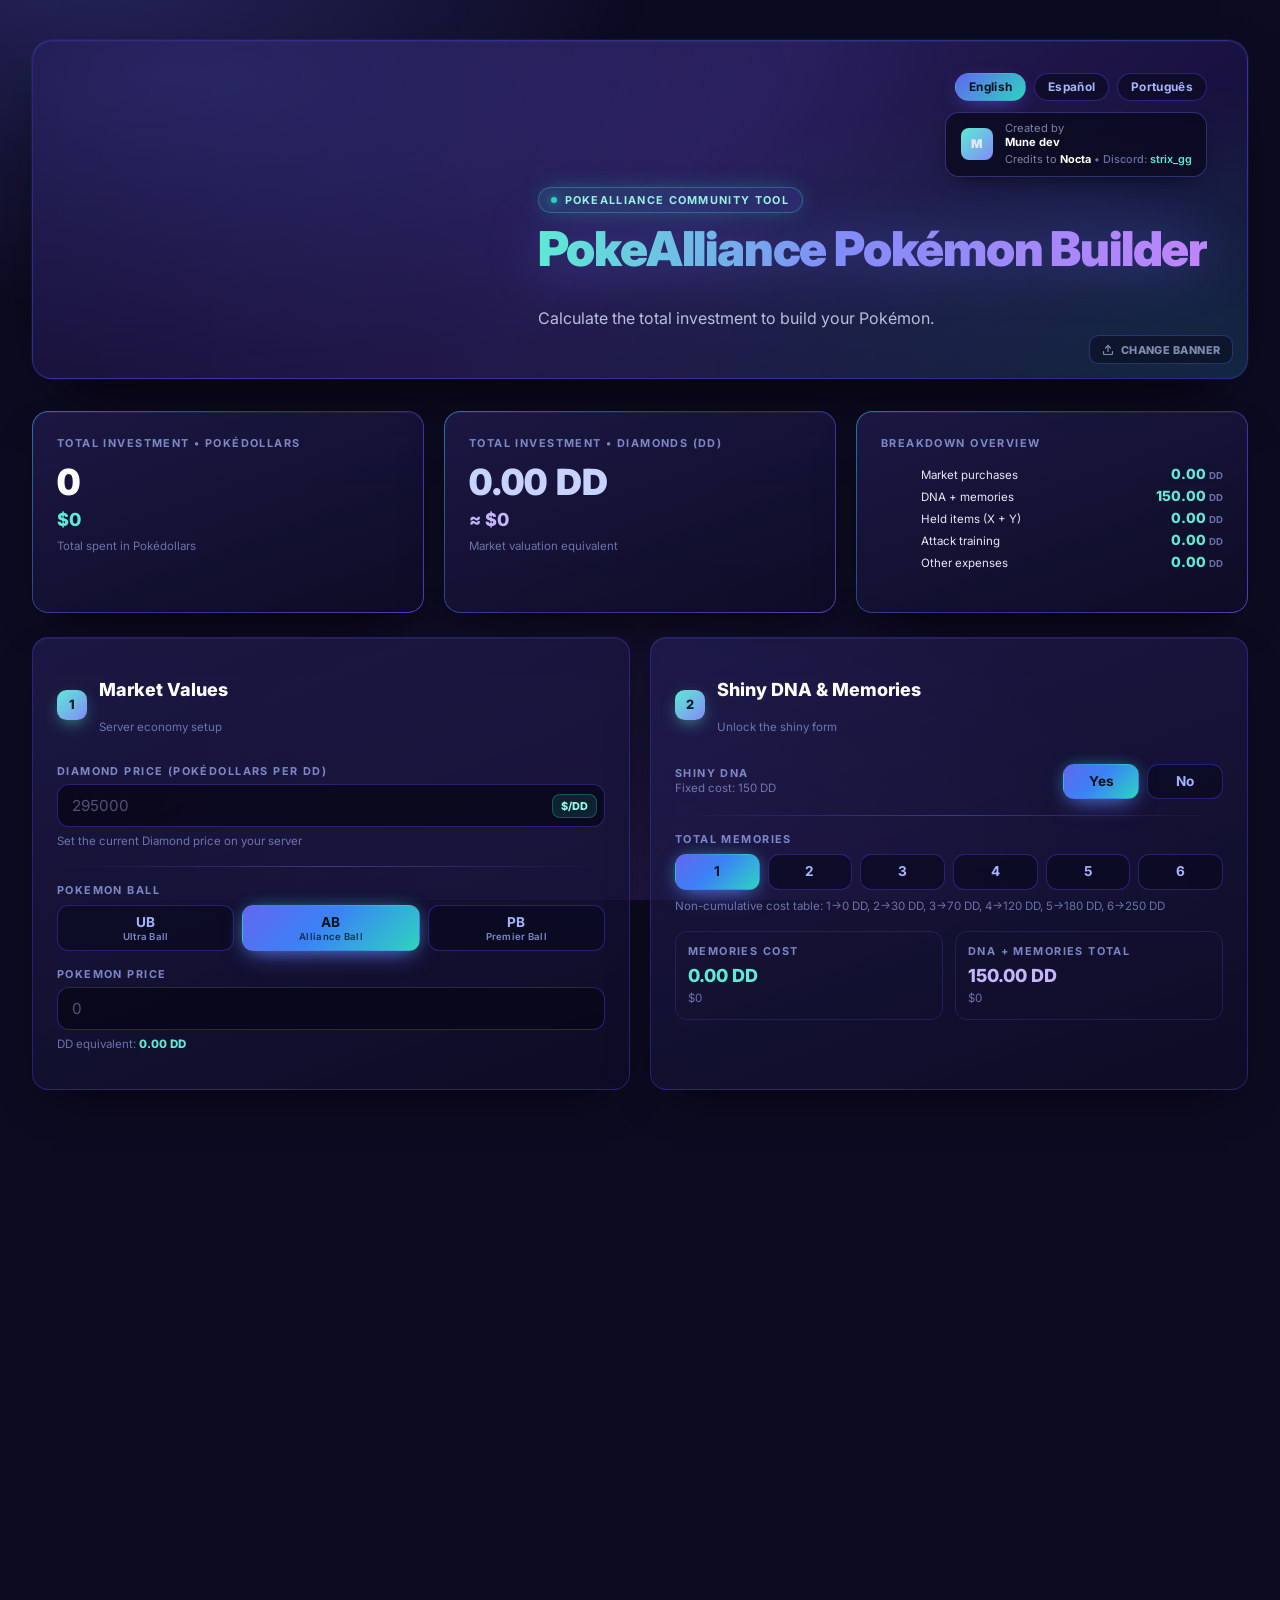
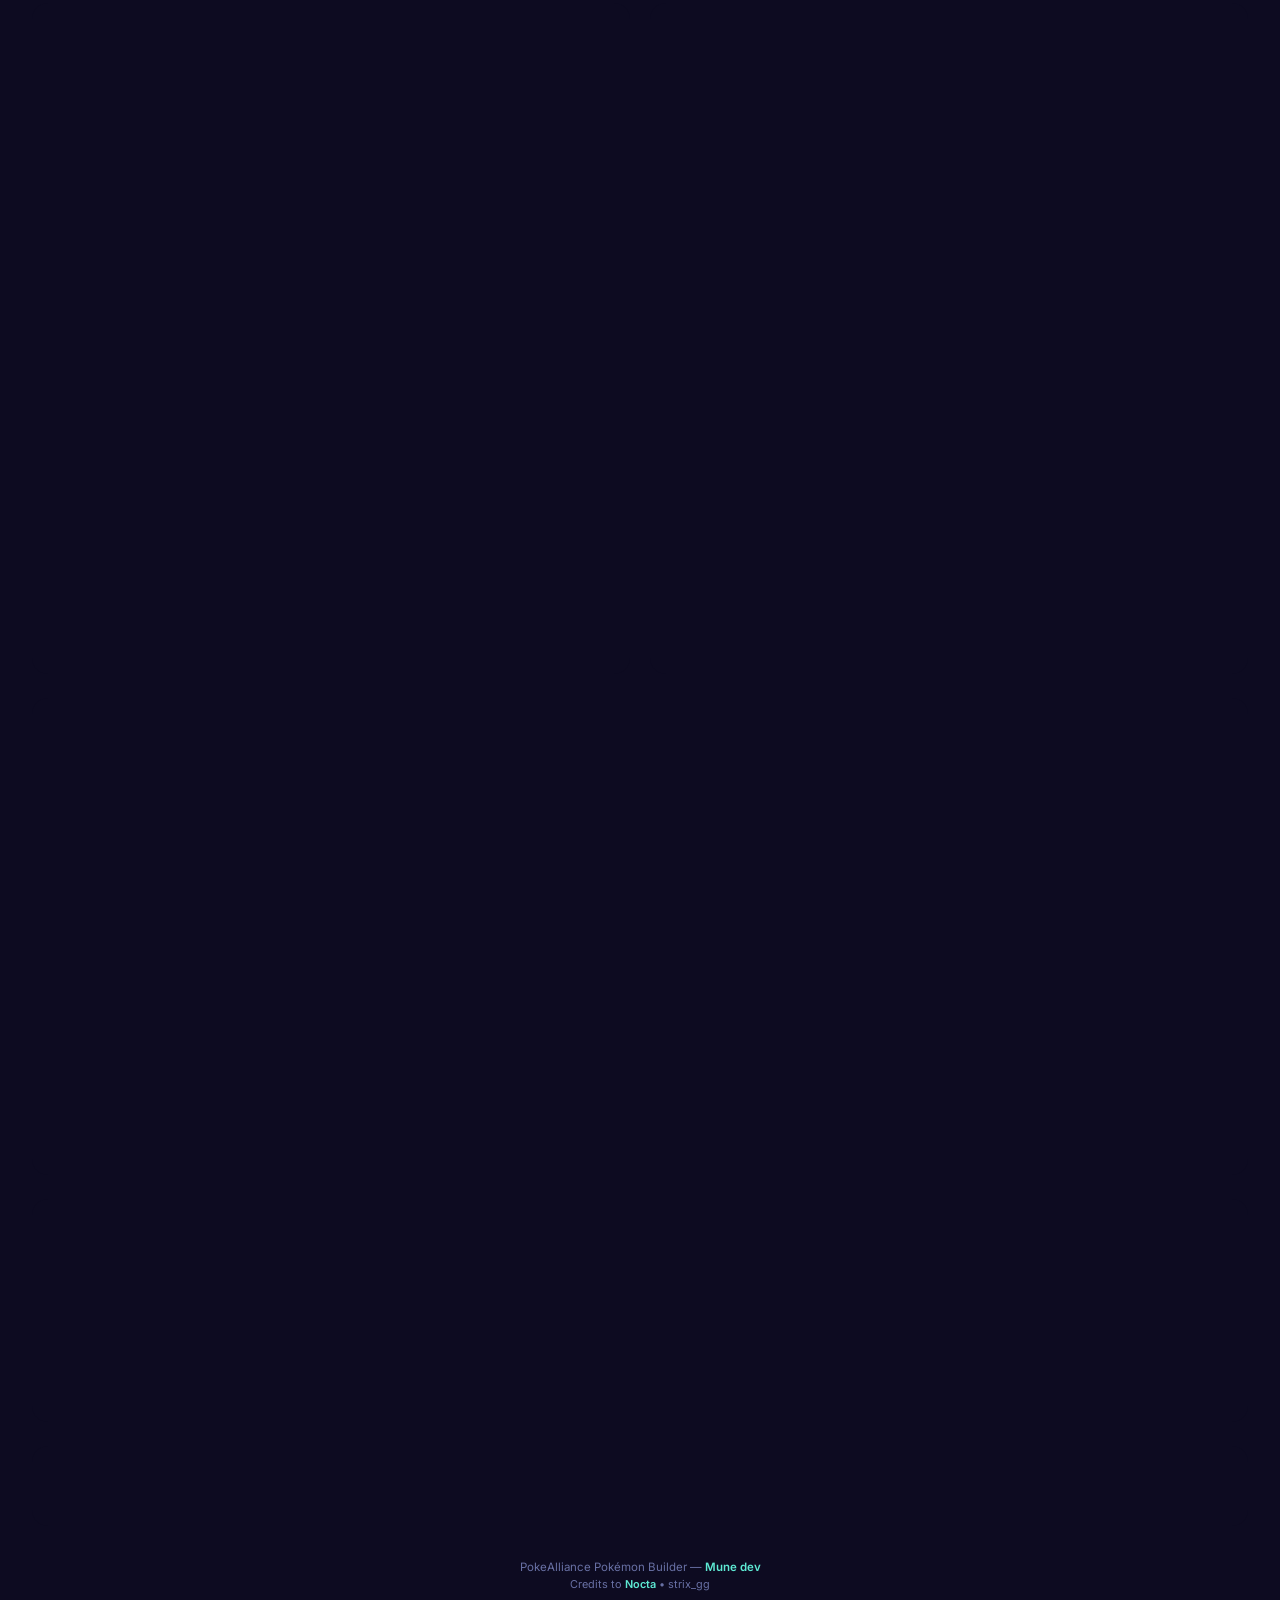
<file: index.html>
<!DOCTYPE html>
<html lang="en">
<head>
<meta charset="UTF-8" />
<meta name="viewport" content="width=device-width, initial-scale=1.0" />
<title>PokeAlliance Pokémon Builder</title>

<!-- Favicon -->
<link rel="icon" href="assets/images/favicon.ico" type="image/x-icon">

<!-- Tipografía -->
<link rel="preconnect" href="https://fonts.googleapis.com">
<link rel="preconnect" href="https://fonts.gstatic.com" crossorigin>
<link href="https://fonts.googleapis.com/css2?family=Inter:wght@700;800;900&display=swap" rel="stylesheet">

<!-- ============================================================
     ESTILOS  (orden importa: base → componentes → layout → animaciones → utilidades)
     ============================================================ -->
<link rel="stylesheet" href="css/main.css">
<link rel="stylesheet" href="css/components.css">
<link rel="stylesheet" href="css/layout.css">
<link rel="stylesheet" href="css/animations.css">
<link rel="stylesheet" href="css/utilities.css">
</head>

<body>

<div class="mx-auto w-full max-w-7xl px-4 sm:px-6 lg:px-8 py-6 sm:py-10">

  <!-- ============================================================
       HERO BANNER
       ============================================================ -->
  <header class="hero-banner rise mb-8" id="heroBanner">
    <img class="hero-banner__img" id="heroBannerImg" alt="">
    <div class="hero-banner__overlay"></div>

    <div class="hero-banner__content">
      <div class="hero-banner__corner">
        <div class="flex items-center gap-2" role="group" aria-label="Language">
          <button class="lang-btn active" data-lang="en">English</button>
          <button class="lang-btn" data-lang="es">Español</button>
          <button class="lang-btn" data-lang="pt">Português</button>
        </div>

        <div class="credit-chip">

         <div class="w-8 h-8 rounded-lg grid place-items-center font-black text-[#04121c] text-xs"
            style="background:linear-gradient(135deg,#5eead4,#818cf8);">M</div>
         <div class="leading-tight">
         <div class="text-indigo-200/60" data-i18n="credit">Created by</div>
         <div class="font-bold text-white">Mune dev</div>

         <div class="mt-1 text-[.68rem] leading-snug">
           <span class="text-indigo-200/60" data-i18n="creditsTo">Credits to</span>
           <span class="font-bold text-white">Nocta</span>
            <span class="text-indigo-300/60 font-medium">• Discord:</span>
            <span class="text-teal-300 font-semibold">strix_gg</span>
          </div>
        </div>
      </div>

      <div class="hero-banner__main">
        <span class="badge">
          <span class="dot"></span>
          <span data-i18n="badge">PokeAlliance Community Tool</span>
        </span>

        <h1 class="grad-text mt-3 text-3xl sm:text-4xl lg:text-5xl font-black leading-tight tracking-tight"
            data-i18n="title">PokeAlliance Pokémon Builder</h1>

        <p class="mt-2 text-sm sm:text-base text-indigo-100/80" data-i18n="subtitle">
          Calculate the total investment to build your Pokémon.
        </p>
      </div>
    </div>

    <button class="hero-banner__edit" id="heroBannerEdit" type="button">
      <svg width="12" height="12" viewBox="0 0 24 24" fill="none" stroke="currentColor"
           stroke-width="2.4" stroke-linecap="round" stroke-linejoin="round">
        <path d="M21 15v4a2 2 0 0 1-2 2H5a2 2 0 0 1-2-2v-4"></path>
        <polyline points="17 8 12 3 7 8"></polyline>
        <line x1="12" y1="3" x2="12" y2="15"></line>
      </svg>
      <span data-i18n="heroChange">Change banner</span>
    </button>
  </header>

  <input type="file" id="heroBannerInput" accept="image/*" class="sr-only-input">


  <!-- ============================================================
       SUMMARY CARDS
       ============================================================ -->
  <section class="grid gap-4 sm:gap-5 md:grid-cols-3 mb-6 rise">
    <div class="card card-glow">
      <div class="lbl" data-i18n="sumPd">Total Investment • Pokédollars</div>
      <div class="mt-3 text-3xl sm:text-4xl font-black metric-value break-all" id="sumPdFull">0</div>
      <div class="mt-1 text-lg font-extrabold text-teal-300" id="sumPdAbbr">$0</div>
      <div class="muted mt-1" data-i18n="sumPdSub">Total spent in Pokédollars</div>
    </div>

    <div class="card card-glow">
      <div class="lbl" data-i18n="sumDd">Total Investment • Diamonds (DD)</div>
      <div class="mt-3 text-3xl sm:text-4xl font-black metric-value text-indigo-200" id="sumDdFull">0.00 DD</div>
      <div class="mt-1 text-lg font-extrabold text-violet-300" id="sumDdEq">≈ $0</div>
      <div class="muted mt-1" data-i18n="sumDdSub">Market valuation equivalent</div>
    </div>

    <div class="card card-glow">
      <div class="lbl mb-2" data-i18n="sumBreak">Breakdown Overview</div>
      <ul id="sumBreakdown" class="text-sm"></ul>
    </div>
  </section>


  <!-- ============================================================
       FILA 1 — 3 COLUMNAS: Market | DNA | Held
       ============================================================ -->
  <div class="grid gap-4 sm:gap-5 lg:grid-cols-2 mb-6">

    <!-- ========== 1. MARKET VALUES ========== -->
    <section class="card rise" style="animation-delay:.10s">
      <div class="sec-head">
        <div class="sec-num">1</div>
        <div>
          <h2 class="text-base sm:text-lg font-extrabold text-white" data-i18n="s1">Market Values</h2>
          <p class="muted" data-i18n="s1sub">Server economy setup</p>
        </div>
      </div>

      <label class="lbl block mb-1.5" for="diamondPrice" data-i18n="diamondPrice">Diamond price (Pokédollars per DD)</label>
      <div class="relative">
        <input id="diamondPrice" class="inp pr-20" type="number" min="0" step="any" placeholder="295000">
        <span class="absolute right-2 top-1/2 -translate-y-1/2 px-2 py-1 rounded-lg text-[.68rem] font-extrabold
                     text-teal-200 bg-teal-500/15 border border-teal-400/30 pointer-events-none">$/DD</span>
      </div>
      <p class="muted mt-1.5" data-i18n="diamondPriceHelp">Set the current Diamond price on your server</p>

      <div class="divider my-4"></div>

      <div class="lbl mb-2" data-i18n="dittoBall">Normal ball</div>
      <div class="grid grid-cols-3 gap-2">
        <button class="pill" data-ball="UB">UB<small>Ultra Ball</small></button>
        <button class="pill active" data-ball="AB">AB<small>Alliance Ball</small></button>
        <button class="pill" data-ball="PB">PB<small>Premier Ball</small></button>
      </div>

      <div class="mt-4">
        <label class="lbl block mb-1.5" for="dittoPrice" data-i18n="dittoPrice">Normal price</label>
        <input id="dittoPrice" class="inp" type="number" min="0" step="any" placeholder="0">
        <p class="muted mt-1.5">
          <span data-i18n="ddEquiv">DD equivalent</span>:
          <span class="font-extrabold text-teal-300" id="dittoDd">0.00 DD</span>
        </p>
      </div>
    </section>


    <!-- ========== 2. SHINY DNA & MEMORIES ========== -->
    <section class="card rise" style="animation-delay:.14s">
      <div class="sec-head">
        <div class="sec-num">2</div>
        <div>
          <h2 class="text-base sm:text-lg font-extrabold text-white" data-i18n="s2">Shiny DNA &amp; Memories</h2>
          <p class="muted" data-i18n="s2sub">Unlock the shiny form</p>
        </div>
      </div>

      <div class="flex items-center justify-between gap-3 mb-3">
        <div>
          <div class="lbl" data-i18n="shinyDna">Shiny DNA</div>
          <div class="muted"><span data-i18n="dnaFixed">Fixed cost</span>: 150 DD</div>
        </div>
        <div class="grid grid-cols-2 gap-2 w-40">
          <button class="pill active" data-dna="1" data-i18n="yes">Yes</button>
          <button class="pill" data-dna="0" data-i18n="no">No</button>
        </div>
      </div>

      <div class="divider my-4"></div>

      <div class="lbl mb-2" data-i18n="totalMemories">Total memories</div>
      <div class="grid grid-cols-6 gap-1.5 sm:gap-2" id="memoryButtons">
        <button class="pill active" data-mem="1">1</button>
        <button class="pill" data-mem="2">2</button>
        <button class="pill" data-mem="3">3</button>
        <button class="pill" data-mem="4">4</button>
        <button class="pill" data-mem="5">5</button>
        <button class="pill" data-mem="6">6</button>
      </div>
      <p class="muted mt-2" data-i18n="memoryHelp">
        Non-cumulative cost table: 1→0 DD, 2→40 DD, 3→50 DD, 4→60 DD, 5→70 DD, 6→80 DD
      </p>

      <div class="mt-4 grid grid-cols-2 gap-3">
        <div class="rounded-xl border border-indigo-900/50 bg-[#08071a]/60 p-3">
          <div class="lbl" data-i18n="memoryCost">Memories cost</div>
          <div class="mt-1 text-lg font-extrabold text-teal-300" id="memCostDd">0.00 DD</div>
          <div class="muted" id="memCostPd">$0</div>
        </div>
        <div class="rounded-xl border border-indigo-900/50 bg-[#08071a]/60 p-3">
          <div class="lbl" data-i18n="dnaTotal">DNA + memories total</div>
          <div class="mt-1 text-lg font-extrabold text-violet-300" id="dnaMemTotal">150.00 DD</div>
          <div class="muted" id="dnaMemTotalPd">$0</div>
        </div>
      </div>
    </section>


    <!-- ========== 3. HELD INVESTMENTS ========== -->
    <section class="card rise" style="animation-delay:.18s">
      <div class="sec-head">
        <div class="sec-num">3</div>
        <div>
          <h2 class="text-base sm:text-lg font-extrabold text-white" data-i18n="s3">Held Investments (X-Held &amp; Y-Held)</h2>
          <p class="muted" data-i18n="s3sub">Optional held item upgrades</p>
        </div>
      </div>

      <div class="grid gap-4">
        <div class="grid gap-4 md:grid-cols-2">
          
        </div>
        <!-- X-Held -->
        <div class="rounded-xl border border-indigo-900/50 bg-[#08071a]/45 p-4">
          <div class="flex items-center justify-between gap-3 mb-3">
            <div class="flex items-center gap-2">
              <span class="w-6 h-6 rounded-lg grid place-items-center text-[.7rem] font-black text-[#04121c]"
                    style="background:linear-gradient(135deg,#5eead4,#6366f1)">X</span>
              <span class="font-extrabold text-white text-sm" data-i18n="xHeld">X-Held</span>
            </div>
            <select id="xHeldTier" class="inp !w-auto !py-2 !px-3 !text-xs"></select>
          </div>
          <div id="xHeldInputs"></div>
          <div class="divider my-3"></div>
          <div class="flex items-center justify-between">
            <span class="lbl" data-i18n="heldTotal">Total</span>
            <span class="font-extrabold text-teal-300" id="xHeldTotalDd">0.00 DD</span>
          </div>
        </div>

        <!-- Y-Held -->
        <div class="rounded-xl border border-indigo-900/50 bg-[#08071a]/45 p-4">
          <div class="flex items-center justify-between gap-3 mb-3">
            <div class="flex items-center gap-2">
              <span class="w-6 h-6 rounded-lg grid place-items-center text-[.7rem] font-black text-[#04121c]"
                    style="background:linear-gradient(135deg,#a855f7,#6366f1)">Y</span>
              <span class="font-extrabold text-white text-sm" data-i18n="yHeld">Y-Held</span>
            </div>
            <select id="yHeldTier" class="inp !w-auto !py-2 !px-3 !text-xs"></select>
          </div>
          <div id="yHeldInputs"></div>
          <div class="divider my-3"></div>
          <div class="flex items-center justify-between">
            <span class="lbl" data-i18n="heldTotal">Total</span>
            <span class="font-extrabold text-teal-300" id="yHeldTotalDd">0.00 DD</span>
          </div>
        </div>
      </div>
    </section>
  </div>


  <!-- ============================================================
       FILA 2 — 2 COLUMNAS: Attack Training | Other Expenses
       ============================================================ -->
  <div class="grid gap-4 sm:gap-5 lg:grid-cols-2 mb-6">

    <!-- ========== 4. ATTACK TRAINING ========== -->
    <section class="card rise" style="animation-delay:.22s">
      <div class="sec-head">
        <div class="sec-num">4</div>
        <div>
          <h2 class="text-base sm:text-lg font-extrabold text-white" data-i18n="s4">Attack Training (Optional / Advanced)</h2>
          <p class="muted" data-i18n="s4sub">Charge-based attack levelling</p>
        </div>
      </div>

      <div class="grid grid-cols-2 gap-3">
        <div>
          <label class="lbl block mb-1.5" for="trainCurrent" data-i18n="currentLvl">Current attack level</label>
          <input id="trainCurrent" class="inp" type="number" min="0" step="1" placeholder="0">
        </div>
        <div>
          <label class="lbl block mb-1.5" for="trainTarget" data-i18n="targetLvl">Target attack level</label>
          <input id="trainTarget" class="inp" type="number" min="0" step="1" placeholder="0">
        </div>
      </div>

      <div class="mt-3">
        <label class="lbl block mb-1.5" for="trainProgress" data-i18n="progressPct">% progress to next level</label>
        <input id="trainProgress" class="inp" type="number" min="0" max="99.99" step="0.01" placeholder="0">
      </div>

      <div class="mt-3">
        <div class="flex items-center justify-between mb-1.5">
          <span class="lbl" data-i18n="progress">Progress</span>
          <span class="text-xs font-extrabold text-teal-300" id="trProgressLabel">0%</span>
        </div>
        <div class="bar-track"><div class="bar-fill" id="trBar"></div></div>
      </div>

      <div class="mt-3">
        <label class="lbl block mb-1.5" for="trainDdRate" data-i18n="ddPerCharger">DD per 20K charger</label>
        <input id="trainDdRate" class="inp" type="number" min="0" step="any" placeholder="0">
      </div>

      <div class="mt-4 grid grid-cols-2 gap-2.5">
        <div class="rounded-xl border border-indigo-900/50 bg-[#08071a]/60 p-3">
          <div class="lbl" data-i18n="chargesTotal">Total charges from 0 to current</div>
          <div class="mt-1 text-base font-extrabold text-white" id="trCharges">0</div>
        </div>
        <div class="rounded-xl border border-indigo-900/50 bg-[#08071a]/60 p-3">
          <div class="lbl" data-i18n="chargers20k">20K charger equivalents</div>
          <div class="mt-1 text-base font-extrabold text-white" id="trChargers">0.00</div>
        </div>
        <div class="rounded-xl border border-indigo-900/50 bg-[#08071a]/60 p-3">
          <div class="lbl" data-i18n="trainTime">Training time (hours)</div>
          <div class="mt-1 text-base font-extrabold text-white" id="trHours">0.00</div>
        </div>
        <div class="rounded-xl border border-indigo-900/50 bg-[#08071a]/60 p-3">
          <div class="lbl" data-i18n="trainCostDd">Training cost (DD)</div>
          <div class="mt-1 text-base font-extrabold text-teal-300" id="trDd">0.00 DD</div>
          <div class="muted" id="trPd">$0</div>
        </div>
      </div>

      <div class="help-box mt-3">
        <span class="font-extrabold text-teal-300" data-i18n="formulaTitle">Formula</span><br>
        <span id="formulaText"></span>
      </div>
    </section>


    <!-- ========== 5. OTHER EXPENSES ========== -->
    <section class="card rise" style="animation-delay:.26s">
      <div class="sec-head">
        <div class="sec-num">5</div>
        <div>
          <h2 class="text-base sm:text-lg font-extrabold text-white" data-i18n="s5">Other Expenses</h2>
          <p class="muted" data-i18n="s5sub">Anything else you spend</p>
        </div>
      </div>

      <label class="lbl block mb-1.5" for="otherExpenses" data-i18n="otherExpenses">Additional expenses (Pokédollars)</label>
      <input id="otherExpenses" class="inp" type="number" min="0" step="any" placeholder="0">
      <p class="muted mt-1.5">
        <span data-i18n="ddEquiv">DD equivalent</span>:
        <span class="font-extrabold text-teal-300" id="otherDd">0.00 DD</span>
      </p>

      <div class="divider my-4"></div>

      <div class="rounded-xl border border-indigo-900/50 bg-[#08071a]/60 p-4">
        <div class="lbl" data-i18n="sumPd">Total Investment • Pokédollars</div>
        <div class="mt-1 text-2xl font-black metric-value" id="miniPd">0</div>
        <div class="text-sm font-extrabold text-teal-300" id="miniPdAbbr">$0</div>
      </div>
    </section>
  </div>


  <!-- ============================================================
       DETAILED BREAKDOWN TABLE
       ============================================================ -->
  <section class="card mb-6 rise" style="animation-delay:.30s">
    <div class="sec-head">
      <div class="sec-num">Σ</div>
      <h2 class="text-base sm:text-lg font-extrabold text-white" data-i18n="tblTitle">Detailed Breakdown</h2>
    </div>

    <div class="overflow-x-auto -mx-1 px-1">
      <table class="tbl min-w-[520px]">
        <thead>
          <tr>
            <th data-i18n="tblComponent">Component</th>
            <th class="text-right" data-i18n="tblPd">Pokédollars ($)</th>
            <th class="text-right" data-i18n="tblDd">Diamonds (DD)</th>
          </tr>
        </thead>
        <tbody id="tblBody"></tbody>
        <tfoot>
          <tr>
            <td class="text-teal-200" data-i18n="rowTotal">TOTAL INVESTMENT</td>
            <td class="num text-teal-200" id="tblTotalPd">$0</td>
            <td class="num text-teal-200" id="tblTotalDd">0.00 DD</td>
          </tr>
        </tfoot>
      </table>
    </div>
  </section>


  <!-- ============================================================
       IN-GAME EXPORT
       ============================================================ -->
  <section class="card mb-6 rise" style="animation-delay:.34s">
    <div class="sec-head">
      <div class="sec-num">↗</div>
      <div>
        <h2 class="text-base sm:text-lg font-extrabold text-white" data-i18n="expTitle">In-Game Breakdown</h2>
        <p class="muted" data-i18n="expSub">Paste this directly into the game chat</p>
      </div>
    </div>

    <div class="flex flex-col lg:flex-row lg:items-center gap-3">
      <div class="export-box flex-1" id="exportString">—</div>
      <button class="btn-copy" id="copyBtn">
        <svg width="15" height="15" viewBox="0 0 24 24" fill="none" stroke="currentColor"
             stroke-width="2.4" stroke-linecap="round" stroke-linejoin="round">
          <rect x="9" y="9" width="13" height="13" rx="2"></rect>
          <path d="M5 15H4a2 2 0 0 1-2-2V4a2 2 0 0 1 2-2h9a2 2 0 0 1 2 2v1"></path>
        </svg>
        <span id="copyLabel" data-i18n="copy">Copy to clipboard</span>
      </button>
    </div>
  </section>


  <!-- ============================================================
       CREATOR TOOLS
       ============================================================ -->
  <details class="card mb-8 rise" id="creatorPanel" style="animation-delay:.38s">
    <summary>
      <span class="sec-num">⚙</span>
      <span data-i18n="brandTools">Creator Tools</span>
    </summary>

    <div class="mt-4">
      <p class="muted mb-4" data-i18n="brandHelp">
        Upload an image for the header banner. It's saved locally in your browser. To make it
        permanent for everyone, click "Copy as code" and paste the result into
        BANNER_IMAGE_DEFAULT at the top of the script.
      </p>

      <div class="brand-row">
        <div class="brand-thumb" id="brandThumb">
          <div class="empty" data-i18n="brandEmpty">No image</div>
        </div>

        <div class="flex flex-wrap gap-2">
          <label class="btn-copy cursor-pointer" for="heroBannerInput2">
            <svg width="15" height="15" viewBox="0 0 24 24" fill="none" stroke="currentColor"
                 stroke-width="2.4" stroke-linecap="round" stroke-linejoin="round">
              <path d="M21 15v4a2 2 0 0 1-2 2H5a2 2 0 0 1-2-2v-4"></path>
              <polyline points="17 8 12 3 7 8"></polyline>
              <line x1="12" y1="3" x2="12" y2="15"></line>
            </svg>
            <span data-i18n="brandChoose">Choose image</span>
          </label>
          <input type="file" id="heroBannerInput2" accept="image/*" class="sr-only-input">

          <button class="btn-ghost" id="brandCopyCode" type="button">
            <svg width="14" height="14" viewBox="0 0 24 24" fill="none" stroke="currentColor"
                 stroke-width="2.4" stroke-linecap="round" stroke-linejoin="round">
              <polyline points="16 18 22 12 16 6"></polyline>
              <polyline points="8 6 2 12 8 18"></polyline>
            </svg>
            <span data-i18n="brandCopyCode">Copy as code</span>
          </button>

          <button class="btn-ghost danger" id="brandReset" type="button">
            <svg width="14" height="14" viewBox="0 0 24 24" fill="none" stroke="currentColor"
                 stroke-width="2.4" stroke-linecap="round" stroke-linejoin="round">
              <polyline points="3 6 5 6 21 6"></polyline>
              <path d="M19 6l-1 14a2 2 0 0 1-2 2H8a2 2 0 0 1-2-2L5 6"></path>
            </svg>
            <span data-i18n="brandReset">Reset</span>
          </button>
        </div>
      </div>
    </div>
  </details>

  <footer class="text-center muted pb-6">
  PokeAlliance Pokémon Builder — <span class="text-teal-300 font-semibold">Mune dev</span>
  <br>
  <span class="text-[.68rem]">
    <span data-i18n="creditsTo">Credits to</span>
    <span class="text-teal-300 font-semibold">Nocta</span>
    <span class="text-indigo-300/60">• strix_gg</span>
  </span>
  </footer>
</div>


<!-- ============================================================
     SCRIPTS
     ============================================================ -->
<script src="js/i18n.js"></script>
<script src="js/state.js"></script>
<script src="js/format.js"></script>
<script src="js/formulas.js"></script>
<script src="js/ui.js"></script>
<script src="js/banner.js"></script>
<script src="js/main.js"></script>
</body>
</html>
</file>
<file: css/main.css>
/* ============================================================
   css/main.css
   Reset, base, fondo, tipografía y utilidades globales.
   ------------------------------------------------------------
   Se carga PRIMERO. Define las variables de diseño.
   ============================================================ */

/* ---------- 1. Reset básico ---------- */
*{
  box-sizing:border-box;
}

html{
  scroll-behavior:smooth;
  -webkit-text-size-adjust:100%;
}

body{
  margin:0;
  min-height:100vh;
  font-family:'Inter', system-ui, -apple-system, 'Segoe UI', sans-serif;
  color:#e6e8f5;
  background-color:#0d0b21;
  -webkit-font-smoothing:antialiased;
  -moz-osx-font-smoothing:grayscale;
  text-rendering:optimizeLegibility;
}

body::before{
  content:"";
  position:fixed; inset:0;
  z-index:-1; pointer-events:none;
  background-image:
    radial-gradient(900px 620px at 8% -8%, rgba(99,102,241,.30), transparent 62%),
    radial-gradient(1000px 820px at 50% 118%, rgba(139,92,246,.24), transparent 62%);
}

button,
input,
select,
textarea{
  font-family:inherit;
  color:inherit;
}


/* ---------- 2. Scrollbar personalizada ---------- */
::-webkit-scrollbar{ width:10px; height:10px; }
::-webkit-scrollbar-track{ background:rgba(8,7,24,.5); }
::-webkit-scrollbar-thumb{
  background:linear-gradient(180deg,#4f46e5,#2dd4bf);
  border-radius:999px;
  border:2px solid rgba(8,7,24,.9);
}
::-webkit-scrollbar-thumb:hover{
  background:linear-gradient(180deg,#6366f1,#5eead4);
}


/* ---------- 3. Utilidades tipográficas ---------- */

/* Título con degradado + glow */
.grad-text{
  background:linear-gradient(92deg,#5eead4 0%,#818cf8 45%,#c084fc 100%);
  -webkit-background-clip:text;
  background-clip:text;
  color:transparent;
  filter:drop-shadow(0 0 26px rgba(99,102,241,.45));
}

/* Etiqueta pequeña en mayúsculas */
.lbl{
  font-size:.68rem;
  letter-spacing:.13em;
  text-transform:uppercase;
  font-weight:700;
  color:rgba(165,180,252,.72);
}

/* Texto secundario / muted */
.muted{
  font-size:.72rem;
  color:rgba(165,180,252,.6);
  line-height:1.5;
}

/* Números grandes con tabular-nums */
.metric-value{
  font-variant-numeric:tabular-nums;
  font-weight:800;
  color:#fff;
  letter-spacing:-.01em;
}


/* ---------- 4. Divisor con degradado ---------- */
.divider{
  height:1px;
  background:linear-gradient(90deg, transparent, rgba(99,102,241,.45), transparent);
}


/* ---------- 5. Input oculto accesible ---------- */
.sr-only-input{
  position:absolute;
  width:1px;
  height:1px;
  padding:0;
  margin:-1px;
  overflow:hidden;
  clip:rect(0,0,0,0);
  border:0;
}
</file>
<file: css/components.css>
/* ============================================================
   css/components.css
   Componentes reutilizables: cards, badges, inputs, botones,
   tablas, barras, chips, etc.
   ============================================================ */


/* ============================================================
   1. CARD (contenedor glass)
   ============================================================ */
.card{
  position:relative;
  border-radius:1rem;
  border:1px solid rgba(67,56,202,.45);
  background:linear-gradient(160deg, rgba(38,33,92,.60) 0%, rgba(14,12,38,.76) 100%);
  backdrop-filter:blur(0px);
  -webkit-backdrop-filter:blur(0px);
  box-shadow:
    0 18px 45px -22px rgba(0,0,0,.9),
    inset 0 1px 0 rgba(255,255,255,.05);
  padding:1.15rem;
  transition:border-color .2s ease, transform .2s ease;
}
@media (min-width:640px){
  .card{ padding:1.5rem; }
}
.card:hover{
  border-color:rgba(99,102,241,.65);
  box-shadow:
    0 24px 55px -22px rgba(0,0,0,.95),
    0 0 0 1px rgba(99,102,241,.12),
    inset 0 1px 0 rgba(255,255,255,.07);
}

/* Card con borde degradado brillante */
.card-glow::after{
  content:"";
  position:absolute;
  inset:-1px;
  border-radius:1rem;
  padding:1px;
  background:linear-gradient(135deg, rgba(45,212,191,.55), rgba(99,102,241,.15), rgba(139,92,246,.55));
  -webkit-mask:linear-gradient(#000 0 0) content-box, linear-gradient(#000 0 0);
  -webkit-mask-composite:xor;
          mask-composite:exclude;
  pointer-events:none;
  opacity:.85;
  .card-glow::after{ will-change: auto; }
  .card:hover .card-glow::after{ opacity: 1; }
}


/* ============================================================
   2. BADGE (pastilla superior)
   ============================================================ */
.badge{
  display:inline-flex;
  align-items:center;
  gap:.45rem;
  padding:.32rem .8rem;
  border-radius:999px;
  font-size:.68rem;
  font-weight:700;
  letter-spacing:.12em;
  text-transform:uppercase;
  color:#99f6e4;
  border:1px solid rgba(45,212,191,.35);
  background:linear-gradient(135deg, rgba(45,212,191,.14), rgba(99,102,241,.14));
  box-shadow:0 0 22px -6px rgba(45,212,191,.5);
}
.badge .dot{
  width:6px;
  height:6px;
  border-radius:50%;
  background:#2dd4bf;
  box-shadow:0 0 10px #2dd4bf;
  animation:pulse 2s infinite;   /* definido en animations.css */
}


/* ============================================================
   3. INPUTS
   ============================================================ */
.inp{
  width:100%;
  border-radius:.75rem;
  border:1px solid rgba(67,56,202,.55);
  background:rgba(8,7,24,.78);
  color:#fff;
  padding:.68rem .9rem;
  font-size:.95rem;
  font-weight:600;
  font-family:inherit;
  outline:none;
  transition:border-color .18s, box-shadow .18s, background .18s;
}
.inp::placeholder{ color:#525178; font-weight:400; }
.inp:hover{ border-color:rgba(99,102,241,.75); }
.inp:focus{
  border-color:rgba(45,212,191,.85);
  background:rgba(10,9,30,.95);
  box-shadow:
    0 0 0 3px rgba(45,212,191,.14),
    0 0 22px -8px rgba(45,212,191,.7);
}

/* Quitar flechas en number */
.inp[type=number]::-webkit-outer-spin-button,
.inp[type=number]::-webkit-inner-spin-button{
  -webkit-appearance:none;
  margin:0;
}
.inp[type=number]{
  -moz-appearance:textfield;
  appearance:textfield;
}

/* Select usando .inp */
select.inp{
  cursor:pointer;
  padding-right:2rem;
  appearance:none;
  -webkit-appearance:none;
  background-image:
    linear-gradient(45deg, transparent 50%, #a5b4fc 50%),
    linear-gradient(135deg, #a5b4fc 50%, transparent 50%);
  background-position:
    calc(100% - 16px) calc(50% - 2px),
    calc(100% - 11px) calc(50% - 2px);
  background-size:5px 5px, 5px 5px;
  background-repeat:no-repeat;
}
select.inp option{
  background:#0d0b21;
  color:#e6e8f5;
}


/* ============================================================
   4. PILLS (botones de toggle)
   ============================================================ */
.pill{
  border-radius:.7rem;
  border:1px solid rgba(67,56,202,.5);
  background:rgba(11,10,32,.72);
  color:#a5b4fc;
  font-weight:700;
  font-size:.85rem;
  font-family:inherit;
  padding:.55rem .4rem;
  cursor:pointer;
  text-align:center;
  line-height:1.15;
  transition:transform .16s, border-color .16s, color .16s, background .16s, box-shadow .16s;
}
.pill:hover:not(:disabled){
  border-color:rgba(129,140,248,.85);
  color:#e0e7ff;
  transform:translateY(-2px);
}
.pill.active{
  background:linear-gradient(135deg,#6366f1 0%,#3b82f6 45%,#2dd4bf 100%);
  border-color:transparent;
  color:#04121c;
  box-shadow:
    0 8px 24px -8px rgba(99,102,241,.95),
    0 0 18px -6px rgba(45,212,191,.8);
}
.pill:disabled{
  opacity:.32;
  cursor:not-allowed;
}
.pill small{
  display:block;
  font-size:.6rem;
  font-weight:600;
  opacity:.75;
  letter-spacing:.03em;
}


/* ============================================================
   5. BOTONES DE IDIOMA
   ============================================================ */
.lang-btn{
  padding:.38rem .8rem;
  border-radius:999px;
  font-size:.74rem;
  font-weight:700;
  letter-spacing:.03em;
  font-family:inherit;
  cursor:pointer;
  color:#a5b4fc;
  border:1px solid rgba(67,56,202,.55);
  background:rgba(11,10,32,.7);
  transition:.18s;
}
.lang-btn:hover{
  color:#fff;
  border-color:rgba(129,140,248,.9);
}
.lang-btn.active{
  background:linear-gradient(135deg,#6366f1,#2dd4bf);
  color:#04121c;
  border-color:transparent;
  box-shadow:0 6px 20px -8px rgba(99,102,241,.95);
}


/* ============================================================
   6. BOTONES DE ACCIÓN
   ============================================================ */

/* Botón principal (Copy to clipboard) */
.btn-copy{
  display:inline-flex;
  align-items:center;
  justify-content:center;
  gap:.5rem;
  padding:.7rem 1.25rem;
  border-radius:.75rem;
  font-weight:800;
  font-size:.82rem;
  font-family:inherit;
  letter-spacing:.02em;
  cursor:pointer;
  border:none;
  color:#04121c;
  background:linear-gradient(135deg,#5eead4,#6366f1);
  box-shadow:0 10px 26px -10px rgba(94,234,212,.9);
  transition:transform .16s, box-shadow .16s, filter .16s;
  white-space:nowrap;
  text-decoration:none;
}
.btn-copy:hover{
  transform:translateY(-2px);
  filter:brightness(1.08);
}
.btn-copy:active{
  transform:translateY(0) scale(.98);
}
.btn-copy.ok{
  background:linear-gradient(135deg,#34d399,#10b981);
  box-shadow:0 10px 26px -10px rgba(52,211,153,.95);
}

/* Botón secundario / ghost */
.btn-ghost{
  display:inline-flex;
  align-items:center;
  justify-content:center;
  gap:.5rem;
  padding:.65rem 1.1rem;
  border-radius:.75rem;
  font-weight:700;
  font-size:.8rem;
  font-family:inherit;
  cursor:pointer;
  color:#c7d2fe;
  background:rgba(11,10,32,.72);
  border:1px solid rgba(67,56,202,.55);
  transition:.18s;
  white-space:nowrap;
}
.btn-ghost:hover{
  color:#fff;
  border-color:rgba(129,140,248,.9);
  transform:translateY(-1px);
}
.btn-ghost.danger{
  color:#fca5a5;
  border-color:rgba(239,68,68,.4);
}
.btn-ghost.danger:hover{
  border-color:rgba(239,68,68,.85);
  color:#fecaca;
}


/* ============================================================
   7. BARRA DE PROGRESO (Attack Training)
   ============================================================ */
.bar-track{
  height:.6rem;
  border-radius:999px;
  background:rgba(8,7,24,.85);
  border:1px solid rgba(67,56,202,.5);
  overflow:hidden;
}
.bar-fill{
  height:100%;
  width:0%;
  border-radius:999px;
  background:linear-gradient(90deg,#14b8a6,#6366f1,#a855f7);
  box-shadow:0 0 16px rgba(99,102,241,.9);
  transition:width .35s cubic-bezier(.4,0,.2,1);
}


/* ============================================================
   8. TABLA DE DESGLOSE
   ============================================================ */
.tbl{
  width:100%;
  border-collapse:separate;
  border-spacing:0;
  font-size:.86rem;
}
.tbl thead th{
  font-size:.66rem;
  letter-spacing:.12em;
  text-transform:uppercase;
  color:rgba(165,180,252,.75);
  font-weight:800;
  padding:.6rem .85rem;
  text-align:left;
  border-bottom:1px solid rgba(67,56,202,.5);
  white-space:nowrap;
}
.tbl tbody td{
  padding:.7rem .85rem;
  border-bottom:1px solid rgba(67,56,202,.18);
  color:#dbe0ff;
}
.tbl tbody tr:hover td{
  background:rgba(99,102,241,.07);
}
.tbl .num{
  text-align:right;
  font-variant-numeric:tabular-nums;
  font-weight:600;
}
.tbl tfoot td{
  padding:.85rem;
  font-weight:800;
  background:linear-gradient(90deg, rgba(45,212,191,.14), rgba(99,102,241,.16));
  border-top:1px solid rgba(45,212,191,.4);
}


/* ============================================================
   9. CAJA DE EXPORT (In-Game Breakdown)
   ============================================================ */
.export-box{
  font-family:ui-monospace, SFMono-Regular, Menlo, Consolas, monospace;
  font-size:.78rem;
  line-height:1.6;
  color:#99f6e4;
  background:rgba(5,4,18,.85);
  border:1px solid rgba(45,212,191,.3);
  border-radius:.85rem;
  padding:.9rem 1rem;
  word-break:break-word;
  overflow-wrap:anywhere;
}


/* ============================================================
   10. HELP BOX (fórmula)
   ============================================================ */
.help-box{
  font-size:.7rem;
  line-height:1.6;
  color:rgba(165,180,252,.72);
  background:rgba(8,7,24,.6);
  border:1px dashed rgba(99,102,241,.4);
  border-radius:.7rem;
  padding:.6rem .75rem;
}


/* ============================================================
   11. FILA DE HELD (input con tag)
   ============================================================ */
.held-row{
  display:flex;
  align-items:center;
  gap:.6rem;
  margin-bottom:.5rem;
}
.held-row .tag{
  flex:none;
  width:3.6rem;
  font-size:.66rem;
  font-weight:800;
  letter-spacing:.06em;
  text-transform:uppercase;
  color:#7dd3fc;
}


/* ============================================================
   12. CHIP DE CRÉDITO (sobre el banner)
   ============================================================ */
.credit-chip{
  display:flex;
  align-items:center;
  gap:.75rem;
  padding:.55rem .9rem;
  border-radius:.85rem;
  background:rgba(8,7,24,.72);
  backdrop-filter:blur(0px);
  -webkit-backdrop-filter:blur(0px);
  border:1px solid rgba(99,102,241,.4);
  box-shadow:0 8px 24px -12px rgba(0,0,0,.9);
  font-size:.7rem;
}


/* ============================================================
   13. THUMB DE MARCA (Creator Tools)
   ============================================================ */
.brand-thumb{
  width:5rem;
  height:5rem;
  border-radius:.9rem;
  border:1px solid rgba(99,102,241,.55);
  background:rgba(8,7,24,.7);
  overflow:hidden;
  display:grid;
  place-items:center;
  flex:none;
}
.brand-thumb img{
  width:100%;
  height:100%;
  object-fit:cover;
}
.brand-thumb .empty{
  font-size:.62rem;
  color:rgba(165,180,252,.55);
  text-align:center;
  padding:.35rem;
  line-height:1.3;
}


/* ============================================================
   14. CABECERA DE SECCIÓN (número + título)
   ============================================================ */
.sec-head{
  display:flex;
  align-items:center;
  gap:.7rem;
  margin-bottom:1rem;
}
.sec-num{
  flex:none;
  width:1.9rem;
  height:1.9rem;
  display:grid;
  place-items:center;
  border-radius:.6rem;
  font-size:.8rem;
  font-weight:800;
  color:#04212b;
  background:linear-gradient(135deg,#5eead4,#818cf8);
  box-shadow:0 6px 18px -6px rgba(94,234,212,.85);
}
.grid{display:grid}
.flex{display:flex}
.items-center{align-items:center}
.justify-between{justify-content:space-between}
.gap-1\.5{gap:.375rem} .gap-2{gap:.5rem} .gap-3{gap:.75rem}
.gap-4{gap:1rem} .gap-5{gap:1.25rem}
.grid-cols-2{grid-template-columns:repeat(2,1fr)}
.grid-cols-3{grid-template-columns:repeat(3,1fr)}
.grid-cols-6{grid-template-columns:repeat(6,1fr)}
.mb-1\.5{margin-bottom:.375rem} .mb-2{margin-bottom:.5rem}
.mb-3{margin-bottom:.75rem} .mb-4{margin-bottom:1rem}
.mt-2{margin-top:.5rem} .mt-3{margin-top:.75rem} .mt-4{margin-top:1rem}
.mt-1{margin-top:.25rem}
.w-40{width:10rem} .w-8{height:2rem;width:2rem} .h-8{height:2rem}
.rounded-lg{border-radius:.5rem} .rounded-xl{border-radius:.75rem}
.text-right{text-align:right} .text-center{text-align:center}
.block{display:block} .relative{position:relative}
.absolute{position:absolute}
@media (min-width:1024px){
  .lg\:grid-cols-2{grid-template-columns:repeat(2,1fr)}
  .lg\:flex-row{flex-direction:row}
  .lg\:items-center{align-items:center}
}
</file>
<file: css/layout.css>
/* ============================================================
   css/layout.css
   Estructura macro: hero banner, creator panel, footer.
   ============================================================ */


/* ============================================================
   1. HERO BANNER  (imagen fija + contenido superpuesto)
   ============================================================ */
.hero-banner{
  position:relative;
  overflow:hidden;
  border-radius:1.25rem;
  border:1px solid rgba(67,56,202,.5);
  /* Degradado de reserva por si aún no hay imagen */
  background:
    radial-gradient(120% 160% at 12% 10%, rgba(99,102,241,.35), transparent 55%),
    radial-gradient(120% 160% at 100% 100%, rgba(45,212,191,.18), transparent 55%),
    linear-gradient(135deg,#1a1440 0%,#2a1e5c 50%,#0f0a2e 100%);
  box-shadow:
    0 30px 70px -30px rgba(0,0,0,.95),
    0 0 0 1px rgba(45,212,191,.08),
    inset 0 1px 0 rgba(255,255,255,.05);
  min-height:220px;
  isolation:isolate;
}
@media (min-width:768px){
  .hero-banner{ min-height:280px; }
}
@media (min-width:1024px){
  .hero-banner{ min-height:320px; }
}

/* Imagen de fondo */
.hero-banner__img{
  position:absolute;
  inset:0;
  width:100%;
  height:100%;
  object-fit:cover;
  object-position:center;
  z-index:0;
  display:none;
}
.hero-banner.has-image .hero-banner__img{
  display:block;
}

/* Overlay para legibilidad */
.hero-banner__overlay{
  position:absolute;
  inset:0;
  z-index:1;
  pointer-events:none;
  background:
    linear-gradient(90deg,
      rgba(13,11,33,.94) 0%,
      rgba(13,11,33,.78) 32%,
      rgba(13,11,33,.35) 60%,
      rgba(13,11,33,.05) 100%),
    linear-gradient(180deg,
      rgba(13,11,33,.15) 0%,
      rgba(13,11,33,0) 45%,
      rgba(13,11,33,.6) 100%);
}
.hero-banner:not(.has-image) .hero-banner__overlay{
  opacity:.35;
}

/* Contenido encima */
.hero-banner__content{
  position:relative;
  z-index:2;
  display:flex;
  flex-direction:column;
  gap:1.25rem;
  padding:1.5rem;
  min-height:inherit;
}
@media (min-width:1024px){
  .hero-banner__content{ padding:2rem 2.5rem; }
}

/* Esquina superior derecha (idiomas + crédito) */
.hero-banner__corner{
  display:flex;
  flex-direction:column;
  gap:.65rem;
  align-items:flex-start;
}
@media (min-width:1024px){
  .hero-banner__corner{
    align-items:flex-end;
    align-self:flex-end;
  }
}

/* Bloque principal (abajo-izquierda) */
.hero-banner__main{
  margin-top:auto;
  max-width:46rem;
}

/* Botón flotante del creador */
.hero-banner__edit{
  position:absolute;
  right:.85rem;
  bottom:.85rem;
  z-index:3;
  display:inline-flex;
  align-items:center;
  gap:.4rem;
  padding:.4rem .75rem;
  border-radius:.6rem;
  font-size:.68rem;
  font-weight:800;
  letter-spacing:.04em;
  text-transform:uppercase;
  color:#c7d2fe;
  background:rgba(8,7,24,.78);
  border:1px solid rgba(99,102,241,.55);
  backdrop-filter:blur(10px);
  -webkit-backdrop-filter:blur(10px);
  cursor:pointer;
  opacity:.6;
  transition:.18s;
}
.hero-banner__edit:hover{
  opacity:1;
  color:#fff;
  border-color:rgba(129,140,248,.95);
}


/* ============================================================
   2. CREATOR TOOLS (panel colapsable <details>)
   ============================================================ */
details.card > summary{
  list-style:none;
  cursor:pointer;
  display:flex;
  align-items:center;
  gap:.7rem;
  font-size:.9rem;
  font-weight:800;
  color:#fff;
}
details.card > summary::-webkit-details-marker{
  display:none;
}
details.card > summary::after{
  content:"▾";
  margin-left:auto;
  font-size:.85rem;
  color:#a5b4fc;
  transition:transform .25s;
}
details.card[open] > summary::after{
  transform:rotate(180deg);
}

/* Fila de acciones del panel */
.brand-row{
  display:flex;
  align-items:center;
  gap:1rem;
  flex-wrap:wrap;
}


/* ============================================================
   3. FOOTER
   ============================================================ */
footer{
  user-select:none;
}
</file>
<file: css/animations.css>
/* ============================================================
   css/animations.css
   Keyframes y clases de animación.
   ============================================================ */

/* Pulso suave (usado por el .dot del .badge) */
@keyframes pulse{
  0%, 100%{ opacity:1; }
  50%     { opacity:.35; }
}

/* Entrada con desplazamiento vertical */
@keyframes rise{
  from{
    opacity:0;
    transform:translateY(14px);
  }
  to{
    opacity:1;
    transform:none;
  }
}

/* Clase utilitaria: aplica la animación rise.
   El delay se controla con style="animation-delay:.NNs" en el HTML. */
.rise{
  animation:rise .55s cubic-bezier(.16,1,.3,1) both;
}

/* Respeto por preferencias de movimiento reducido */
@media (prefers-reduced-motion: reduce){
  .rise{ animation:none; }
  .badge .dot{ animation:none; }
  .bar-fill{ transition:none; }
}
</file>
<file: css/utilities.css>
/* ============================================================
   css/utilities.css
   Reemplazo mínimo del CDN de Tailwind.
   Solo las utilidades usadas en index.html.
   Se carga DESPUÉS de components.css para poder sobreescribir.
   ============================================================ */

/* --- Display / Layout --- */
.block{display:block}
.flex{display:flex}
.grid{display:grid}
.relative{position:relative}
.absolute{position:absolute}
.flex-1{flex:1 1 0%}
.flex-col{flex-direction:column}
.flex-wrap{flex-wrap:wrap}
.items-center{align-items:center}
.justify-between{justify-content:space-between}
.justify-center{justify-content:center}
.place-items-center{place-items:center}
.text-right{text-align:right}
.text-center{text-align:center}
.overflow-x-auto{overflow-x:auto}
.pointer-events-none{pointer-events:none}
.cursor-pointer{cursor:pointer}

/* --- Sizing --- */
.w-full{width:100%}
.max-w-7xl{max-width:80rem}
.w-6{width:1.5rem}  .h-6{height:1.5rem}
.w-8{width:2rem}    .h-8{height:2rem}
.w-40{width:10rem}
.min-w-\[520px\]{min-width:520px}
.mx-auto{margin-left:auto;margin-right:auto}

/* --- Padding --- */
.p-3{padding:.75rem}
.p-4{padding:1rem}
.px-1{padding-left:.25rem;padding-right:.25rem}
.px-2{padding-left:.5rem;padding-right:.5rem}
.px-4{padding-left:1rem;padding-right:1rem}
.py-1{padding-top:.25rem;padding-bottom:.25rem}
.py-6{padding-top:1.5rem;padding-bottom:1.5rem}
.pr-20{padding-right:5rem}
.pb-6{padding-bottom:1.5rem}

/* --- Margins --- */
.-mx-1{margin-left:-.25rem;margin-right:-.25rem}
.mt-1{margin-top:.25rem}
.mt-1\.5{margin-top:.375rem}
.mt-2{margin-top:.5rem}
.mt-3{margin-top:.75rem}
.mt-4{margin-top:1rem}
.mb-1\.5{margin-bottom:.375rem}
.mb-2{margin-bottom:.5rem}
.mb-3{margin-bottom:.75rem}
.mb-4{margin-bottom:1rem}
.mb-6{margin-bottom:1.5rem}
.mb-8{margin-bottom:2rem}
.my-3{margin-top:.75rem;margin-bottom:.75rem}
.my-4{margin-top:1rem;margin-bottom:1rem}

/* --- Positioning --- */
.top-1\/2{top:50%}
.right-2{right:.5rem}
.-translate-y-1\/2{transform:translateY(-50%)}

/* --- Grid columns --- */
.grid-cols-2{grid-template-columns:repeat(2,minmax(0,1fr))}
.grid-cols-3{grid-template-columns:repeat(3,minmax(0,1fr))}
.grid-cols-6{grid-template-columns:repeat(6,minmax(0,1fr))}

/* --- Gap --- */
.gap-1\.5{gap:.375rem}
.gap-2{gap:.5rem}
.gap-2\.5{gap:.625rem}
.gap-3{gap:.75rem}
.gap-4{gap:1rem}
.gap-5{gap:1.25rem}

/* --- Border radius --- */
.rounded-lg{border-radius:.5rem}
.rounded-xl{border-radius:.75rem}

/* --- Border --- */
.border{border-width:1px;border-style:solid}
.border-teal-400\/30{border-color:rgba(45,212,191,.30)}
.border-indigo-900\/50{border-color:rgba(49,46,129,.50)}

/* --- Backgrounds --- */
.bg-\[#08071a\]\/60{background-color:rgba(8,7,26,.60)}
.bg-\[#08071a\]\/45{background-color:rgba(8,7,26,.45)}
.bg-teal-500\/15{background-color:rgba(20,184,166,.15)}

/* --- Typography: size --- */
.text-xs{font-size:.75rem;line-height:1rem}
.text-sm{font-size:.875rem;line-height:1.25rem}
.text-base{font-size:1rem;line-height:1.5rem}
.text-lg{font-size:1.125rem;line-height:1.75rem}
.text-2xl{font-size:1.5rem;line-height:2rem}
.text-3xl{font-size:1.875rem;line-height:2.25rem}
.text-4xl{font-size:2.25rem;line-height:2.5rem}

/* --- Typography: weight --- */
.font-medium{font-weight:500}
.font-semibold{font-weight:600}
.font-bold{font-weight:700}
.font-extrabold{font-weight:800}
.font-black{font-weight:900}

/* --- Typography: spacing --- */
.leading-tight{line-height:1.25}
.tracking-tight{letter-spacing:-.025em}

/* --- Typography: colors --- */
.text-white{color:#fff}
.text-teal-200{color:#99f6e4}
.text-teal-300{color:#5eead4}
.text-violet-300{color:#c4b5fd}
.text-indigo-100{color:#e0e7ff}
.text-indigo-200{color:#c7d2fe}
.text-indigo-300{color:#a5b4fc}
.text-indigo-100\/80{color:rgba(224,231,255,.80)}
.text-indigo-200\/60{color:rgba(199,210,254,.60)}
.text-indigo-300\/60{color:rgba(165,180,252,.60)}

/* --- Misc --- */
.break-all{word-break:break-all}

/* --- Arbitrary text sizes --- */
.text-\[\.6rem\]{font-size:.6rem}
.text-\[\.68rem\]{font-size:.68rem}
.text-\[\.7rem\]{font-size:.7rem}
.text-\[\.72rem\]{font-size:.72rem}

/* --- !important utilities (del select de helds) --- */
.\!w-auto{width:auto!important}
.\!py-2{padding-top:.5rem!important;padding-bottom:.5rem!important}
.\!px-3{padding-left:.75rem!important;padding-right:.75rem!important}
.\!text-xs{font-size:.75rem!important;line-height:1rem!important}

/* --- Responsive: sm (≥640px) --- */
@media (min-width:640px){
  .sm\:px-6{padding-left:1.5rem;padding-right:1.5rem}
  .sm\:py-10{padding-top:2.5rem;padding-bottom:2.5rem}
  .sm\:gap-2{gap:.5rem}
  .sm\:gap-5{gap:1.25rem}
  .sm\:text-base{font-size:1rem;line-height:1.5rem}
  .sm\:text-lg{font-size:1.125rem;line-height:1.75rem}
  .sm\:text-4xl{font-size:2.25rem;line-height:2.5rem}
}

/* --- Responsive: md (≥768px) --- */
@media (min-width:768px){
  .md\:grid-cols-3{grid-template-columns:repeat(3,minmax(0,1fr))}
  .md\:grid-cols-2{grid-template-columns:repeat(2,minmax(0,1fr))}   /* ← nueva */
}

/* --- Responsive: lg (≥1024px) --- */
@media (min-width:1024px){
  .lg\:px-8{padding-left:2rem;padding-right:2rem}
  .lg\:grid-cols-2{grid-template-columns:repeat(2,minmax(0,1fr))}
  .lg\:flex-row{flex-direction:row}
  .lg\:items-center{align-items:center}
  .lg\:text-5xl{font-size:3rem;line-height:1}
}
</file>
